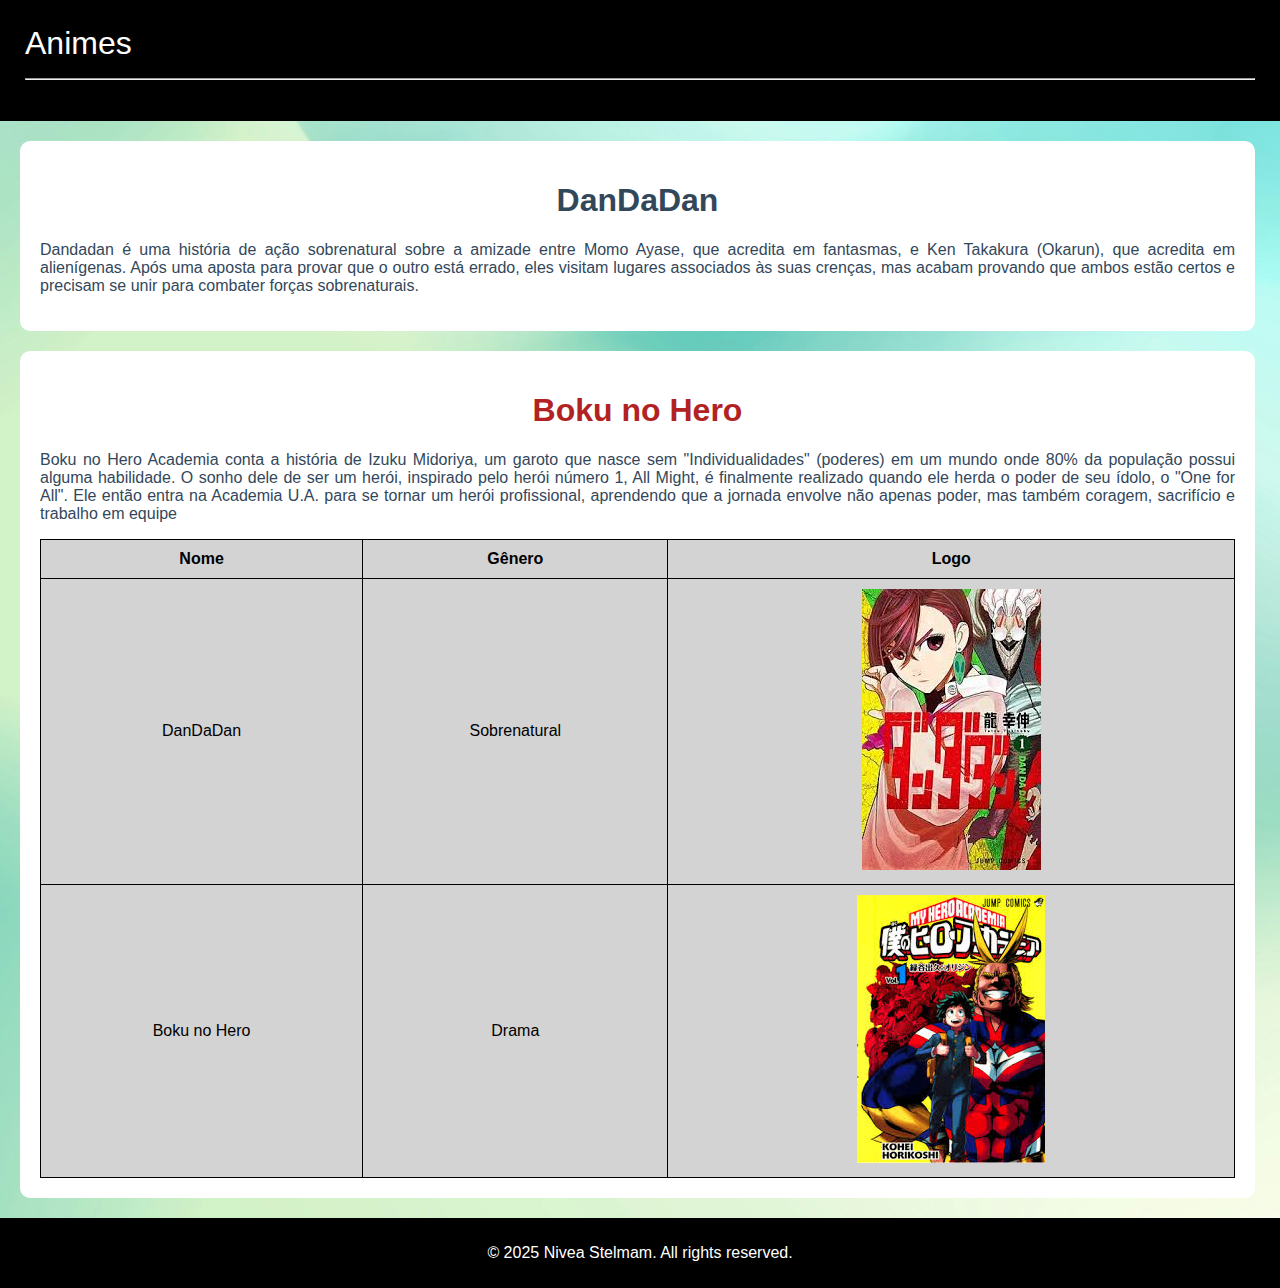
<file: index.html>
<!DOCTYPE html>
<html lang="en">
<head>
    <meta charset="UTF-8">
    <meta name="viewport" content="width=device-width, initial-scale=1.0">
    <link rel="stylesheet" href="./css/style.css">
    <title>AnimeList</title>
</head>

<body>
 <header>
    Animes
     <hr>
 </header>
 <main >
    <div class="white-background">
    <h1 id="title-1">DanDaDan</h1>

    <p class ="description">
        Dandadan é uma história de ação sobrenatural sobre a amizade entre Momo Ayase, que acredita em fantasmas, e Ken Takakura (Okarun), que acredita em alienígenas. Após uma aposta para provar que o outro está errado, eles visitam lugares associados às suas crenças, mas acabam provando que ambos estão certos e precisam se unir para combater forças sobrenaturais.

    </p>
</div>

<div class="white-background">
    <h1 id="title-2">Boku no Hero</h1>

        <p class ="description">
        Boku no Hero Academia conta a história de Izuku Midoriya, um garoto que nasce sem "Individualidades" (poderes) em um mundo onde 80% da população possui alguma habilidade. O sonho dele de ser um herói, inspirado pelo herói número 1, All Might, é finalmente realizado quando ele herda o poder de seu ídolo, o "One for All". Ele então entra na Academia U.A. para se tornar um herói profissional, aprendendo que a jornada envolve não apenas poder, mas também coragem, sacrifício e trabalho em equipe
    </p>

<div>
    <table class="table">
        <tr>
            <th>Nome</th>
            <th>Gênero</th>
            <th>Logo</th>
        </tr>
        <tr>
            <td>DanDaDan</td>
            <td>Sobrenatural</td>
            <td><img src="./images/dandadan.png" alt="" srcset=""></td>

        </tr>
        <tr>
            <td>Boku no Hero</td>
            <td>Drama</td>
            <td><img src="./images/bnh.png" alt="" srcset=""></td>

        </tr>
        
    </table>
</div>
</div>

</main>
<footer>
    <p>&copy; 2025 Nivea Stelmam. All rights reserved.</p>
</footer>
 </body>
</html>
</file>
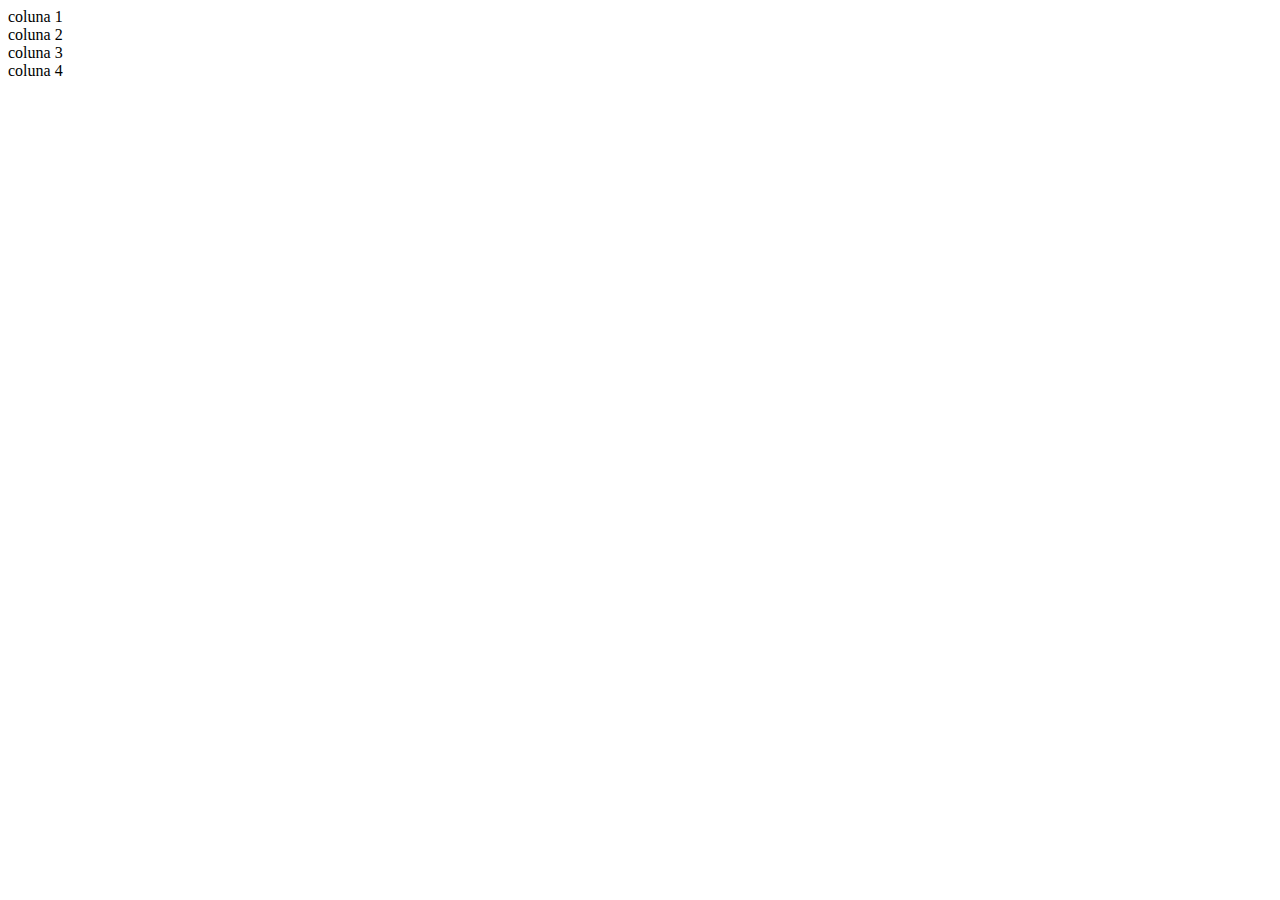
<file: bootstrap/index.html>
<!DOCTYPE html>
<html lang="en">

<head>
    <meta charset="UTF-8">
    <meta name="viewport" content="width=device-width, initial-scale=1.0">
    <link href="https://cdn.jsdelivr.net/npm/bootstrap@5.1.3/dist/css/bootstrap.min.css" rel="stylesheet" integrity="sha384-1BmE4kWBq78iYhFldvKuhfTAU6auU8tT94WrHftjDbrCEXSU1oBoqyl2QvZ6jIW3" crossorigin="anonymous">
    <link rel="stylesheet" href="../bootstrap/css/stylebootstrap.css">
    <title>Page with Bootstrap</title>
</head>

<body>
    <div class="container">
        <div class="row">
            <div class="col-12 col-sm-6 col-lg-3 bg-primary vh-100">
                coluna 1
            </div>
            <div class="col-12 col-sm-6 col-lg-3 bg-secondary vh-100">
                coluna 2
        </div>
         <div class="col-12 col-sm-6 col-lg-3 bg-info vh-100">
                coluna 3
        </div>
        <div class="col-12 col-sm-6 col-lg-3 bg-danger vh-100">
                coluna 4
        </div>
    </div>
 
</body>

</html>
</file>
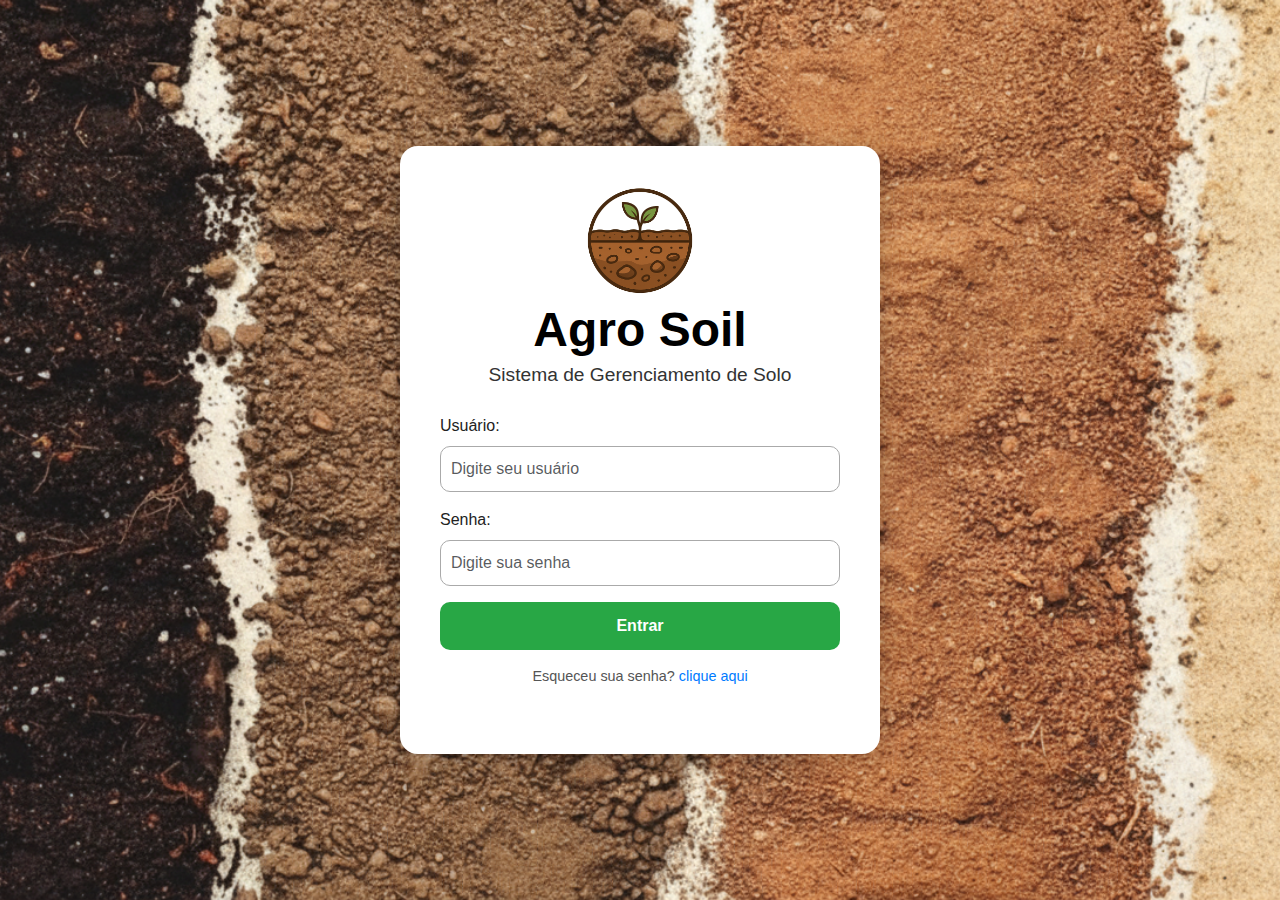
<file: bootstrap/login-screen/index.html>
<!DOCTYPE html>
<html lang="pt-BR">
<head>
  <meta charset="UTF-8">
  <meta name="viewport" content="width=device-width, initial-scale=1.0">
  <title>Agro Soil - Login</title>
  <link rel="icon" type="image/png" href="../login-screen/images/logo.png">
  <link href="https://cdn.jsdelivr.net/npm/bootstrap@5.1.3/dist/css/bootstrap.min.css" rel="stylesheet">
  <link rel="stylesheet" href="../login-screen/css/stylelogin.css">
</head>

<body>
  <div class="container d-flex justify-content-center align-items-center vh-100">
    <div class="login-box text-center">
      <img src="./images/logo.png" alt="logo" srcset="">
      <h1 class="title">Agro Soil</h1>
      <p class="subtitle">Sistema de Gerenciamento de Solo</p>

      <form>
        <div class="mb-3 text-start">
          <label for="usuario" class="form-label">Usuário:</label>
          <input type="text" id="usuario" class="form-control" placeholder="Digite seu usuário">
        </div>

        <div class="mb-3 text-start">
          <label for="senha" class="form-label">Senha:</label>
          <input type="password" id="senha" class="form-control" placeholder="Digite sua senha">
        </div>

        <button type="submit" class="btn btn-success w-100">Entrar</button>
      </form>

      <p class="mt-3 forgot-password">
        Esqueceu sua senha? <a href="#">clique aqui</a>
      </p>
    </div>
  </div>
</body>
</html>
</file>
<file: css/style.css>
body{
            margin: 0px;
            padding: 0px;
            font-family: Verdana, Geneva, Tahoma, sans-serif;
            background: url('../images/background.jpg') no-repeat left top;
            background-size: cover;
        }

        header{
            background-color: black;
            color: white;
            padding: 25px;
            font-size: 2rem;
        }

        main{
            padding: 0px 20px 0px 20px;
            padding-right: 25px;
        }

        h1{
            text-align: center;
        }

    
        th, td{
            border: 1px solid black; 
            padding: 10px;
            text-align: center;
            
        }

        footer{
            background-color: black;
            color: white;
            text-align: center;
            font-size: 1rem;
            padding: 10px;  
            margin-top: 20px; 
            
        }

        #title-1{
            color: #33475b;
        }

        #title-2{
            color: #b22222;
        } 

        .description{
            text-align: justify;
            color: #33475b
        }

        .table{
            background-color: #d3d3d3;
            width: 100%;
            border-collapse: collapse;
            
        }
        .white-background{
            background-color: white;
            border-radius: 10px;
            padding: 20px;
            margin-top: 20px;
        }
</file>
<file: bootstrap/login-screen/css/stylelogin.css>
/* Background with image */
body {
  background: url('../images/soil.png') no-repeat center center fixed;
  background-size: cover;
  font-family: 'Segoe UI', Tahoma, Geneva, Verdana, sans-serif;
  margin: 0;
  padding: 0;
}

/* Central white box */
.login-box {
  background-color: #ffffff;
  width: 480px;
  max-width: 90%;
  border-radius: 18px;
  box-shadow: 0 4px 25px rgba(0, 0, 0, 0.25);
  padding: 35px 40px 50px; 
  text-align: center;
}

/* Logo — closer to the top and the title */
.login-box img {
  width: 130px;
  height: auto;
  margin-top: -5px;     
  margin-bottom: -5px;  
}

/* Title and subtible */
.title {
  font-size: 3rem;
  font-weight: 900;
  color: #000;
  margin-top: 0;
  margin-bottom: 2px;   
}

.subtitle {
  font-size: 1.2rem;
  color: #333;
  margin-bottom: 25px;  
}

/* Form fields */
.form-label {
  font-weight: 500;
  color: #222;
}

.form-control {
  border-radius: 10px;
  border: 1px solid #aaa;
  padding: 10px;
  font-size: 1rem;
}

/* Green button */
.btn-success {
  background-color: #28a745;
  border: none;
  border-radius: 10px;
  font-weight: 600;
  padding: 12px;
  transition: all 0.2s ease-in-out;
}

.btn-success:hover {
  background-color: #218838;
}

/* Link "Forgot your password?" */
.forgot-password {
  font-size: 0.9rem;
  color: #555;
}

.forgot-password a {
  color: #007bff;
  text-decoration: none;
}

.forgot-password a:hover {
  text-decoration: underline;
}

/* ===============================
    Responsiveness
   =============================== */

/* Tablets */
@media (max-width: 992px) {
  .login-box {
    width: 420px;
    padding: 30px 30px 45px;
  }

  .login-box img {
    width: 115px;
    margin-top: -5px;
    margin-bottom: -5px;
  }

  .title {
    font-size: 2.6rem;
  }

  .subtitle {
    font-size: 1.1rem;
  }
}

/* Cell phones */
@media (max-width: 576px) {
  .login-box {
    width: 90%;
    padding: 25px 25px 35px;
    border-radius: 14px;
  }

  .login-box img {
    width: 95px;
    margin-top: -3px;
    margin-bottom: -3px;
  }

  .title {
    font-size: 2rem;
    margin-bottom: 3px;
  }

  .subtitle {
    font-size: 0.95rem;
    margin-bottom: 20px;
  }

  .form-control {
    padding: 9px;
    font-size: 0.95rem;
  }

  .btn-success {
    padding: 10px;
    font-size: 0.95rem;
  }

  .forgot-password {
    font-size: 0.8rem;
  }
}
</file>
<file: bootstrap/css/stylebootstrap.css>
.mb-3{
    margin: 25px;
}

.btn-primary{
    margin: 25px;
    
}
</file>
